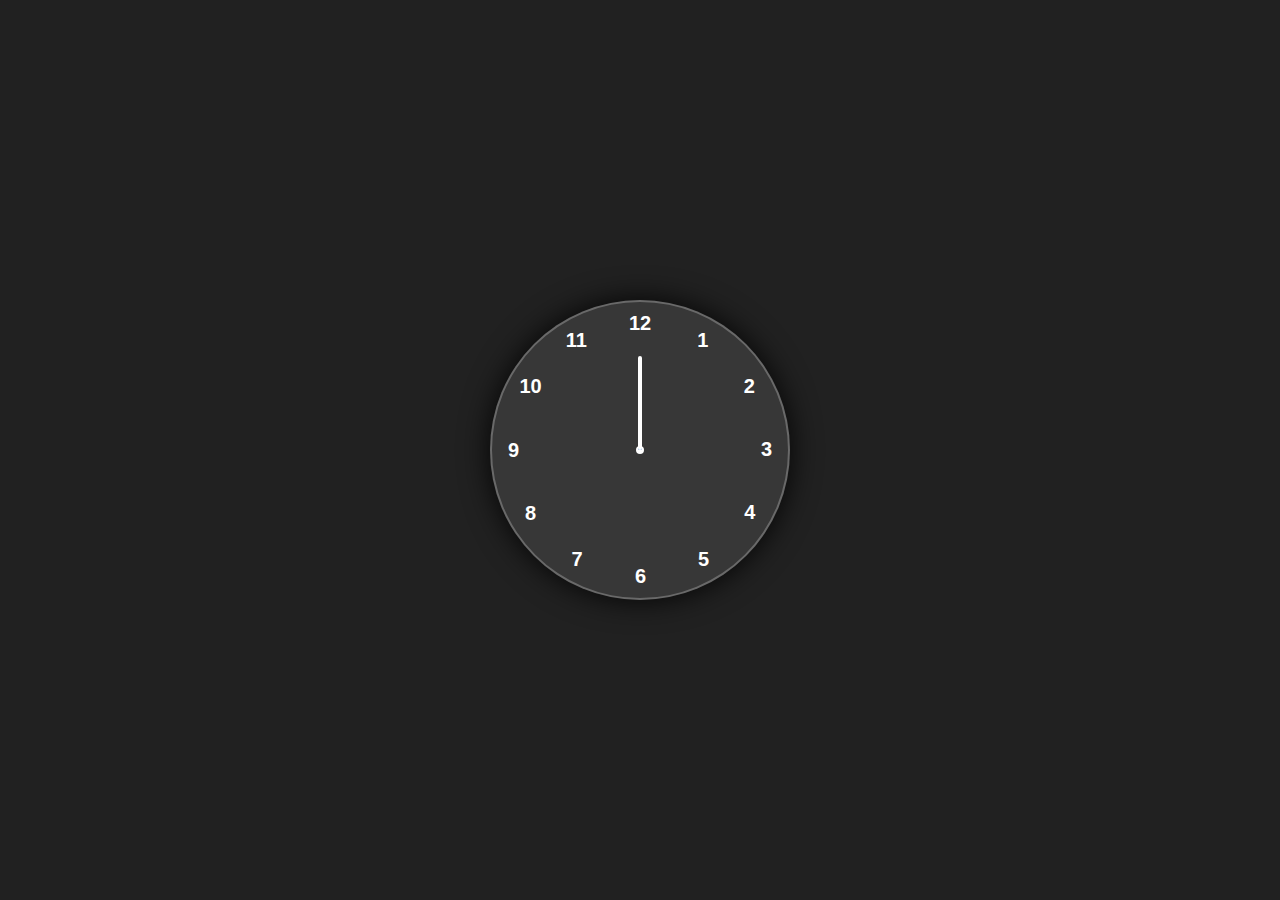
<file: Analog-clock/index.html>
<!DOCTYPE html>
<html lang="en">
<head>
    <meta charset="UTF-8">
    <meta name="viewport" content="width=device-width, initial-scale=1.0">
    <title>Analog-clock</title>
    
    <link rel="stylesheet" href="./css/style.css">
</head>
<body>
    <div class="container">
        <div class="clock">
            <div style="--clr:#ff3d58; --h:72px;" class="hand" id = "hour"><i></i></div>
            <div style="--clr:#00a6ff; --h:84px;" class="hand" id="min"><i></i></div>
            <div style="--clr:#fff; --h:94px;" class="hand" id="sec"><i></i></div>

            <span style="--i:1;"><b>1</b></span>
            <span style="--i:2;"><b>2</b></span>
            <span style="--i:3;"><b>3</b></span>
            <span style="--i:4;"><b>4</b></span>
            <span style="--i:5;"><b>5</b></span>
            <span style="--i:6;"><b>6</b></span>
            <span style="--i:7;"><b>7</b></span>
            <span style="--i:8;"><b>8</b></span>
            <span style="--i:9;"><b>9</b></span>
            <span style="--i:10;"><b>10</b></span>
            <span style="--i:11;"><b>11</b></span>
            <span style="--i:12;"><b>12</b></span>
        </div>
    </div>
    <script src="./js/index.js"></script>
</body>
</html>
</file>
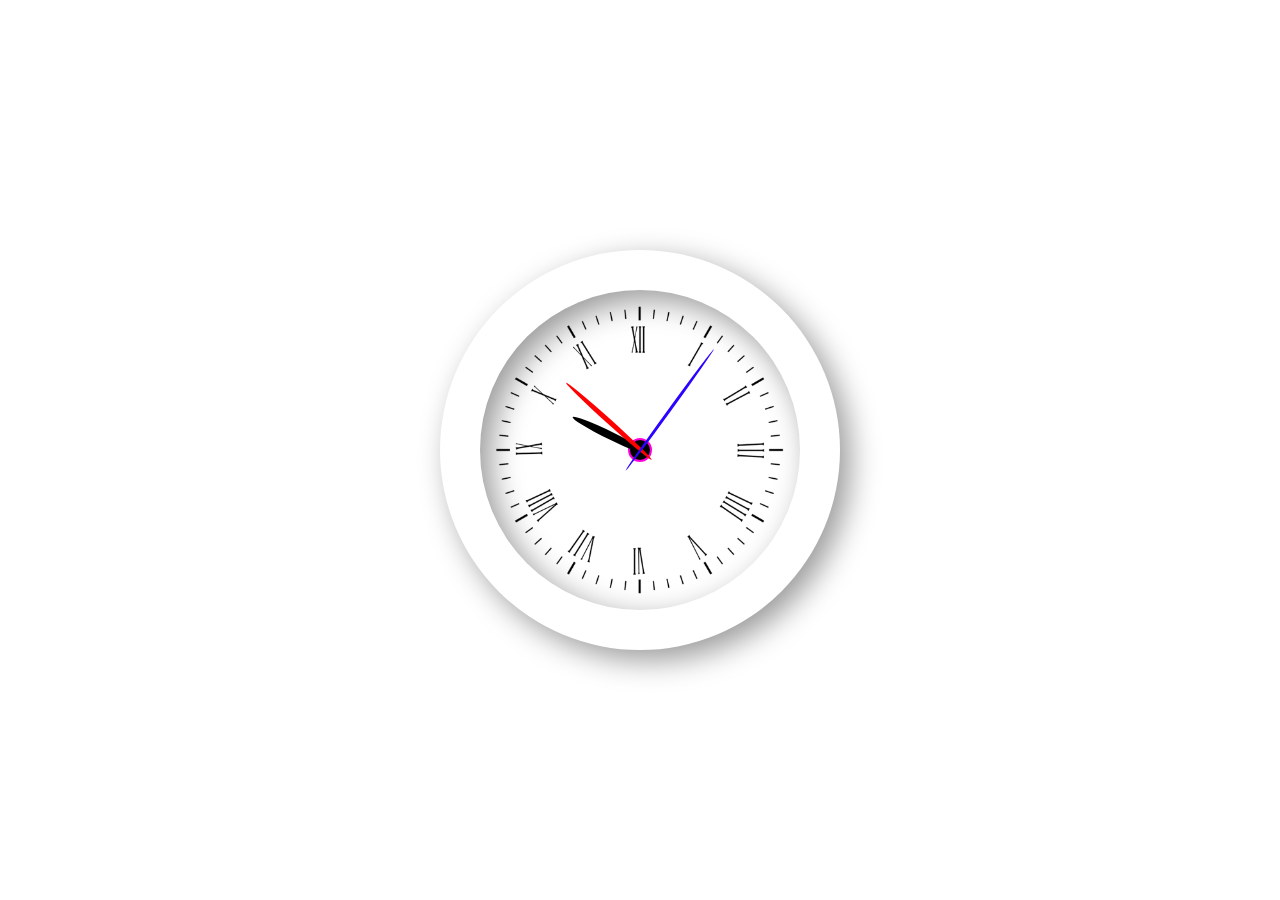
<file: project-3[analog-watch-2]/index.html>
<!DOCTYPE html>
<html lang="en">
<head>
    <meta charset="UTF-8">
    <meta name="viewport" content="width=device-width, initial-scale=1.0">
    <title>third-project</title>
    <link rel="stylesheet" href="./css/style.css">
</head>
<body>
    <div class="container">
        <div class="clock">
            <div class="hr"></div>
            <div class="min"></div>
            <div class="sec"></div>
        </div>
    </div>
    <script src="./js/index.js"></script>
</body>
</html>
</file>
<file: Analog-clock/css/style.css>
*{
    margin: 0;
    padding: 0;
    box-sizing: border-box;
    font-family: sans-serif;
    color: white;
}
body{
    display: flex;
    justify-content: center;
    align-items: center;
    min-height: 100vh;
    background-color: #212121;
}

.container{
    position:relative;

}
.clock{
    width:300px;
    height: 300px;
    border-radius:50%;
    background-color: rgba(255, 255, 255, 0.1);
    border: 2px solid rgba(255, 255, 255, 0.25);
    box-shadow: 0px 0px 30px rgba(0,0,0,0.9);
    display: flex;
    justify-content: center;
    align-items: center;

}
.clock span{
    position: absolute;
    transform: rotate(calc(30deg * var(--i)));
    inset: 12px;
    text-align: center;

}
.clock span b{
    transform:rotate(calc(-30deg * var(--i)));
    display: inline-block;
    font-size: 20px;
}
.clock::before{
    content: "";
    position: absolute;
    width: 8px;
    height: 8px;
    border-radius: 50%;
    background-color: #ffffff;
}
.hand i{
    position: absolute;
    background-color: var(--clr);
    width: 4px;
    height: var(--h);
    border-radius: 8px;
}
.hand{
    position: absolute;
    display: flex;
    justify-content: center;
    align-items:flex-end;
}
</file>
<file: project-3[analog-watch-2]/css/style.css>
*{
    margin: 0;
    padding: 0;
}
body{
    height:100vh;
    width: 100%;
}
.container{
    width: 400px;
    height: 400px;
    /*border: 2px solid black;*/
    position: absolute;
    top:50%;
    left: 50%;
    transform: translate(-50%,-50%);
    border-radius: 50%;
    box-shadow: 10px 10px 30px rgba(0,0,0,0.4);
}
.clock{
    width: 320px;
    height: 320px;
    /*border: 2px solid black;*/
    position: absolute;
    top:50%;
    left: 50%;
    transform: translate(-50%,-50%);
    border-radius: 50%;
    box-shadow: 10px 10px 30px rgba(0,0,0,0.4) inset;
    background: url("../img/clock.png");
    background-size: cover;
    display: flex;
    justify-content: center;
    align-items: center;
}
.clock::before{
    content: "";
    width: 20px;
    background-color: black;
    border-radius: 50%;
    border:2px solid rgb(255, 0, 221);
    height: 20px;
}
.hr,.min,.sec{
    /*border: 1px solid black;*/
    position: absolute;
    display: flex;
    justify-content: center;
    
}
.hr{
    height: 150px;
    width: 150px;
    
}
.min{
    height: 200px;
    width: 200px;

}
.sec{
    height: 250px;
    width: 250px;

}
.hr::before{
    content: "";
    position: absolute;
    width: 8px;
    height: 85px;
    background-color: black;
    z-index: 1;
    border-radius: 50%;
}
.min::before{
    content: "";
    position: absolute;
    width: 5px;
    height: 115px;
    background-color: rgb(255, 0, 0);
    z-index: 2;
    border-radius: 50%;
}
.sec::before{
    content: "";
    position: absolute;
    width: 3px;
    height: 150px;
    background-color: rgb(42, 4, 255);
    z-index: 3;
    border-radius: 50%;
}
</file>
